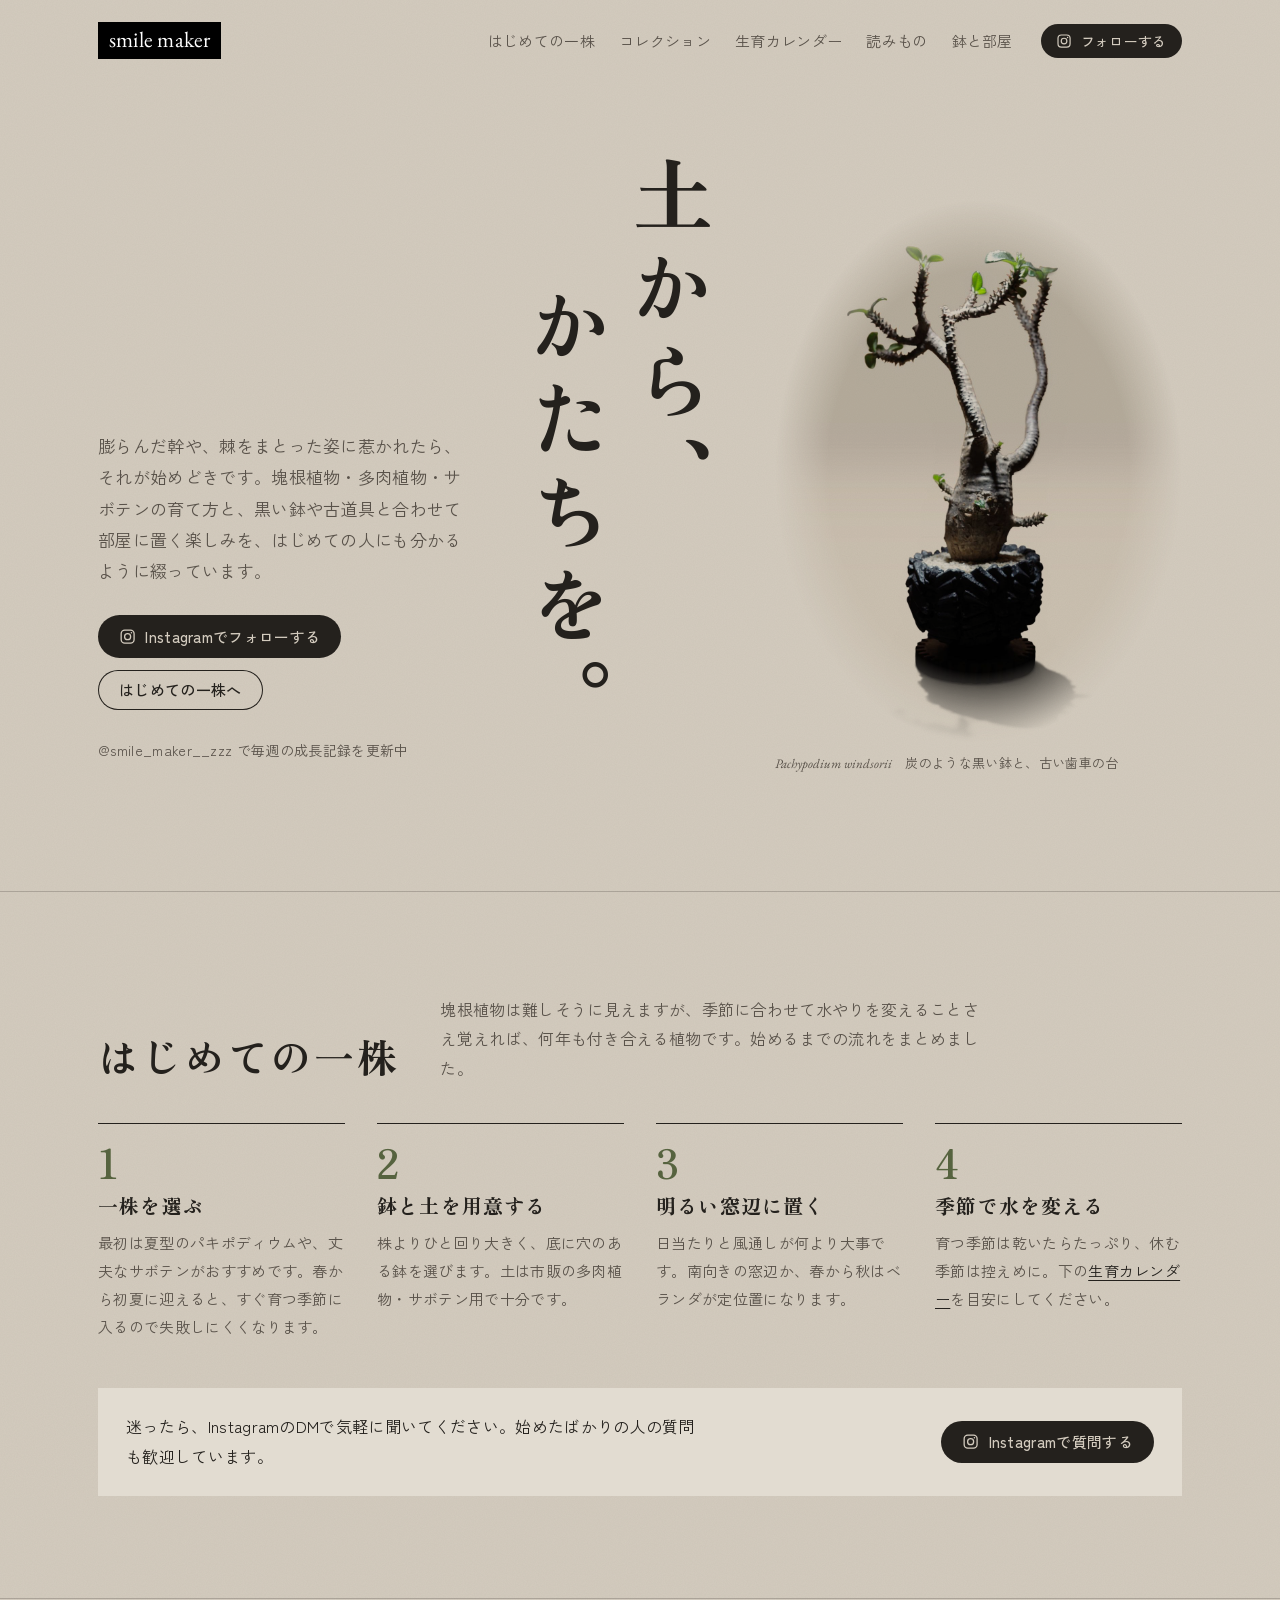
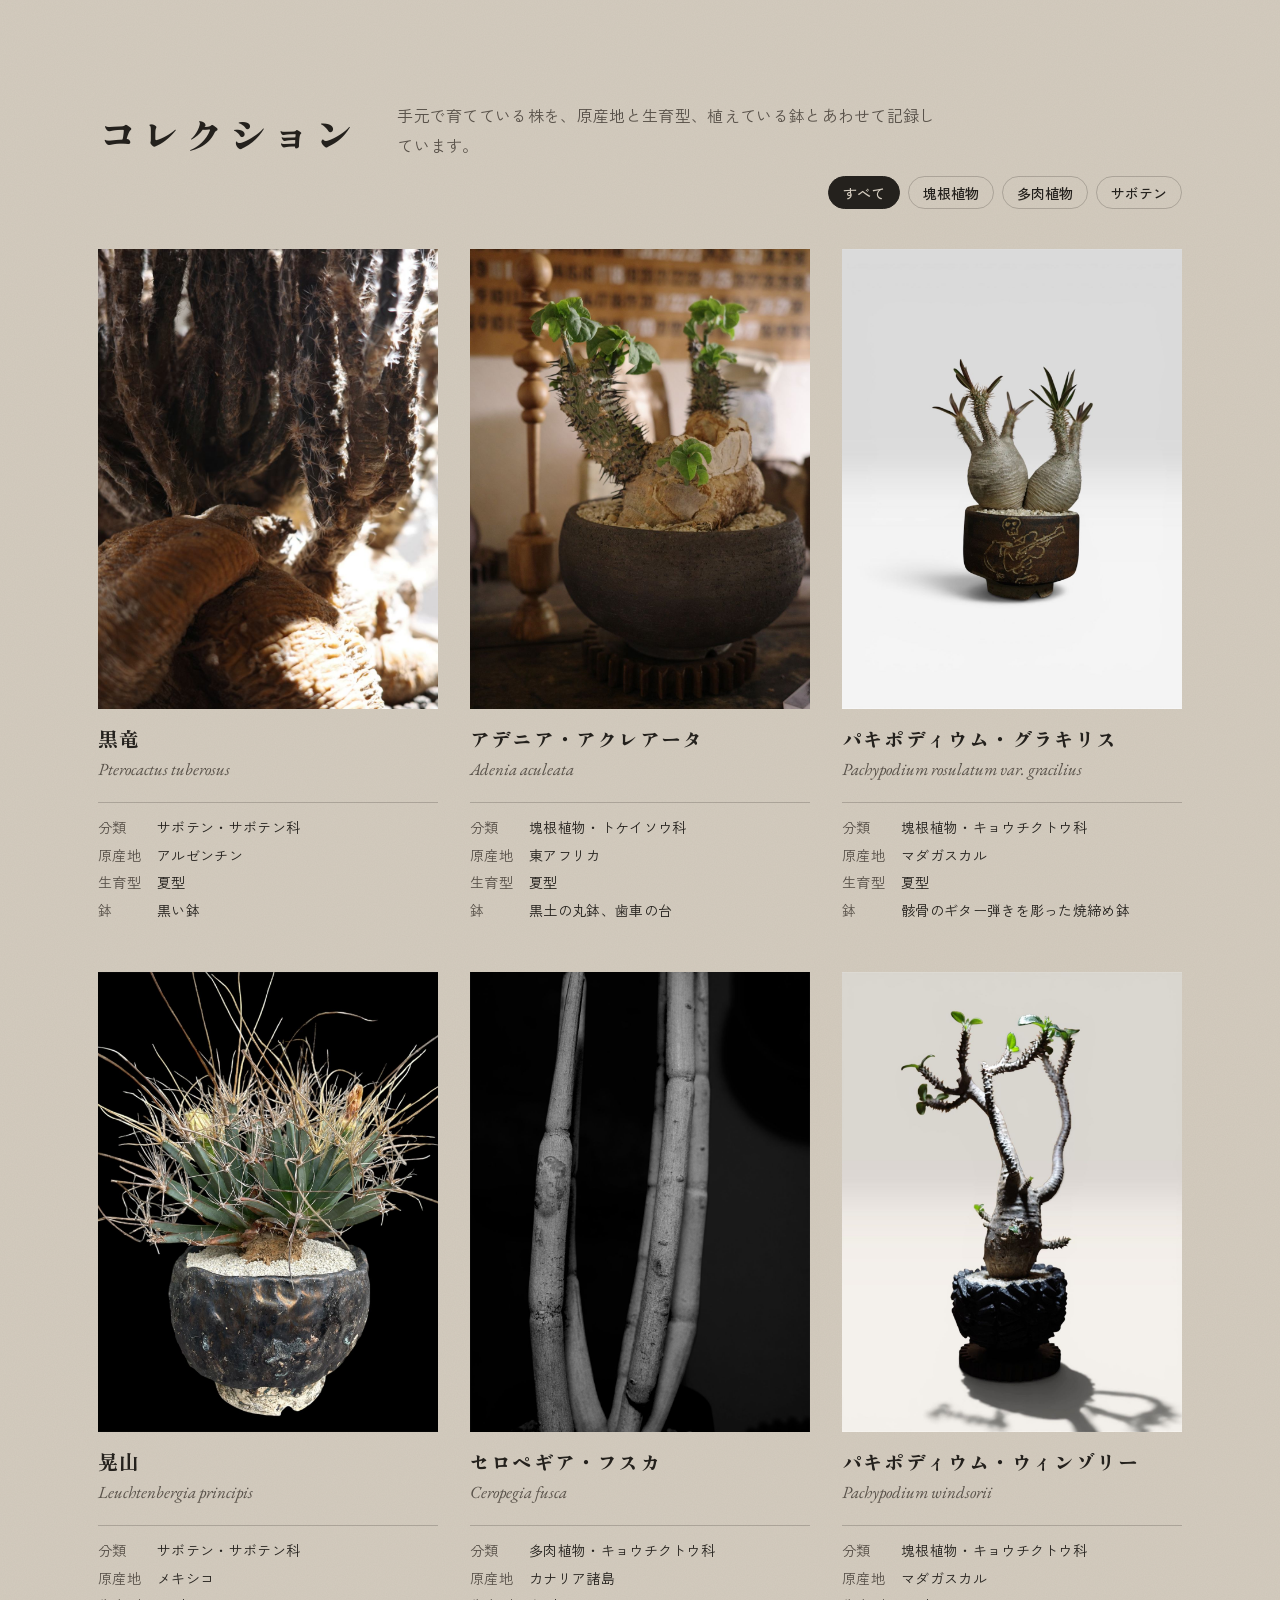
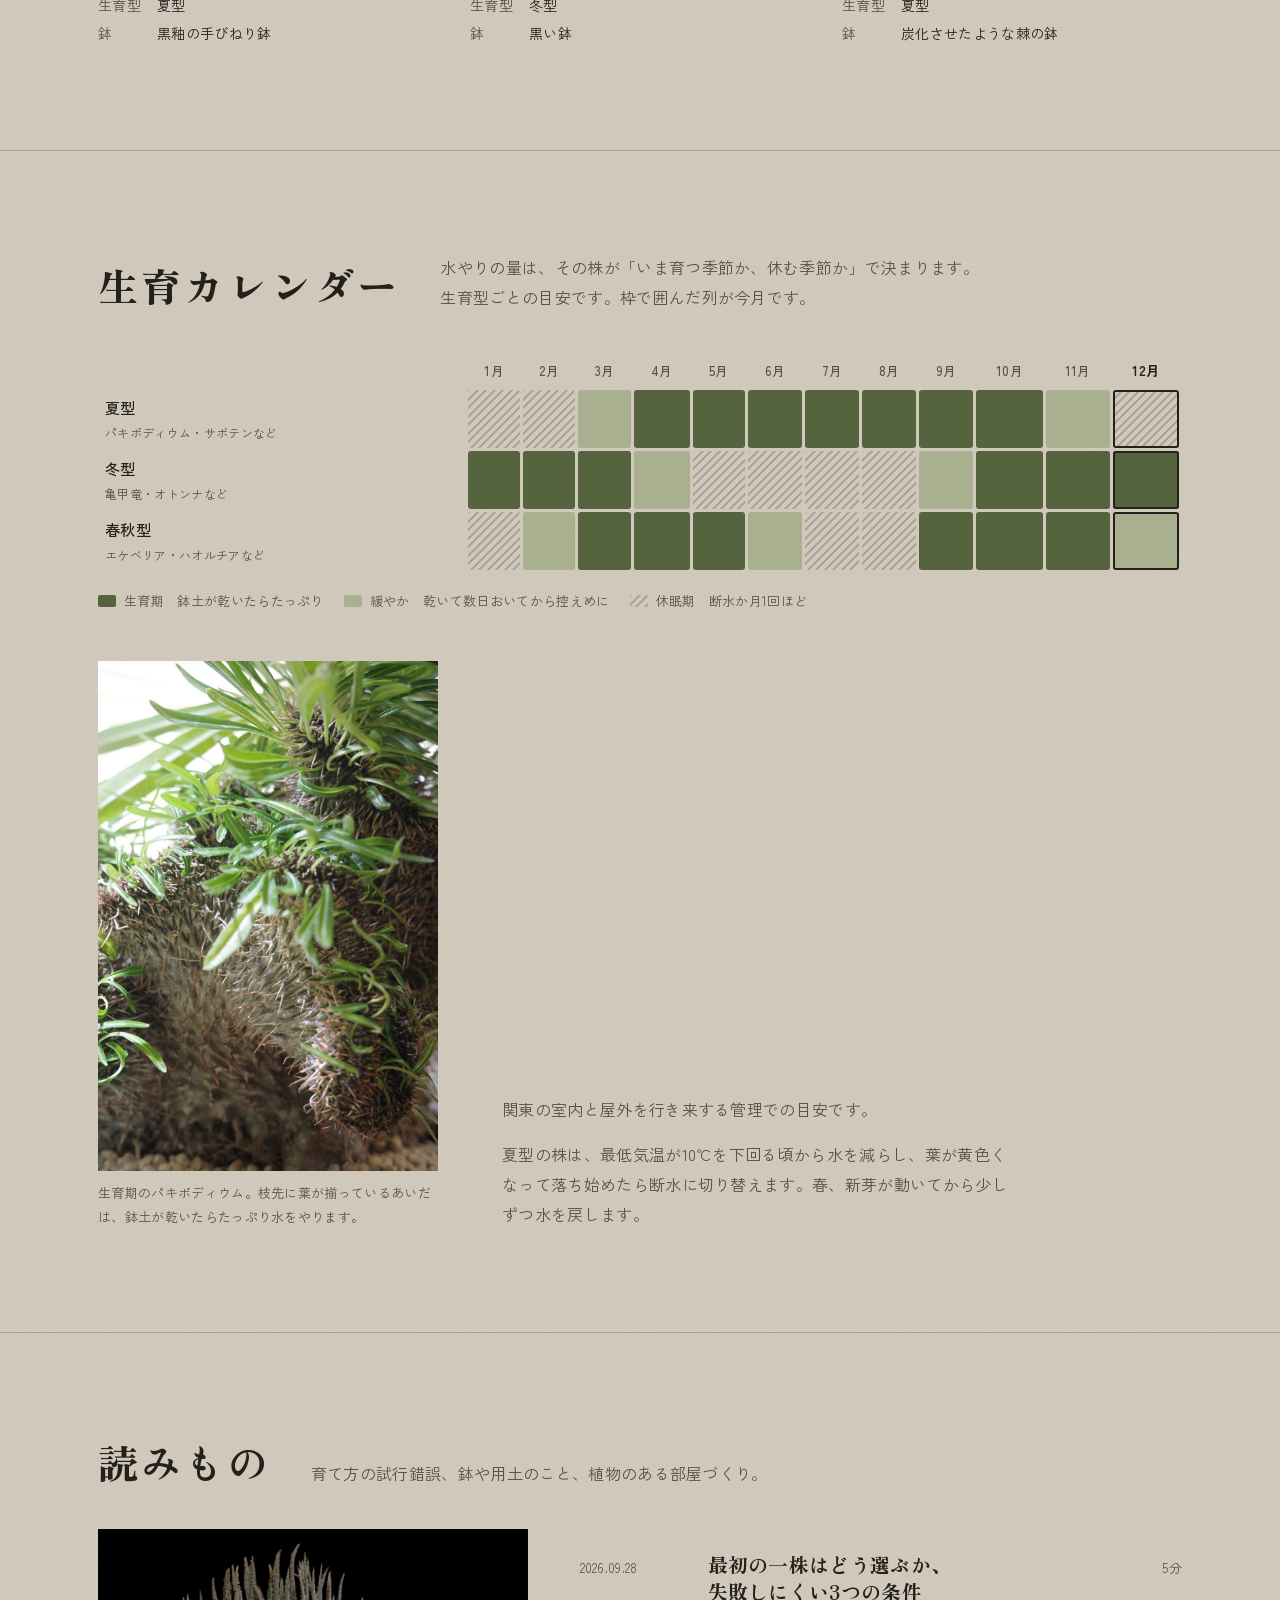
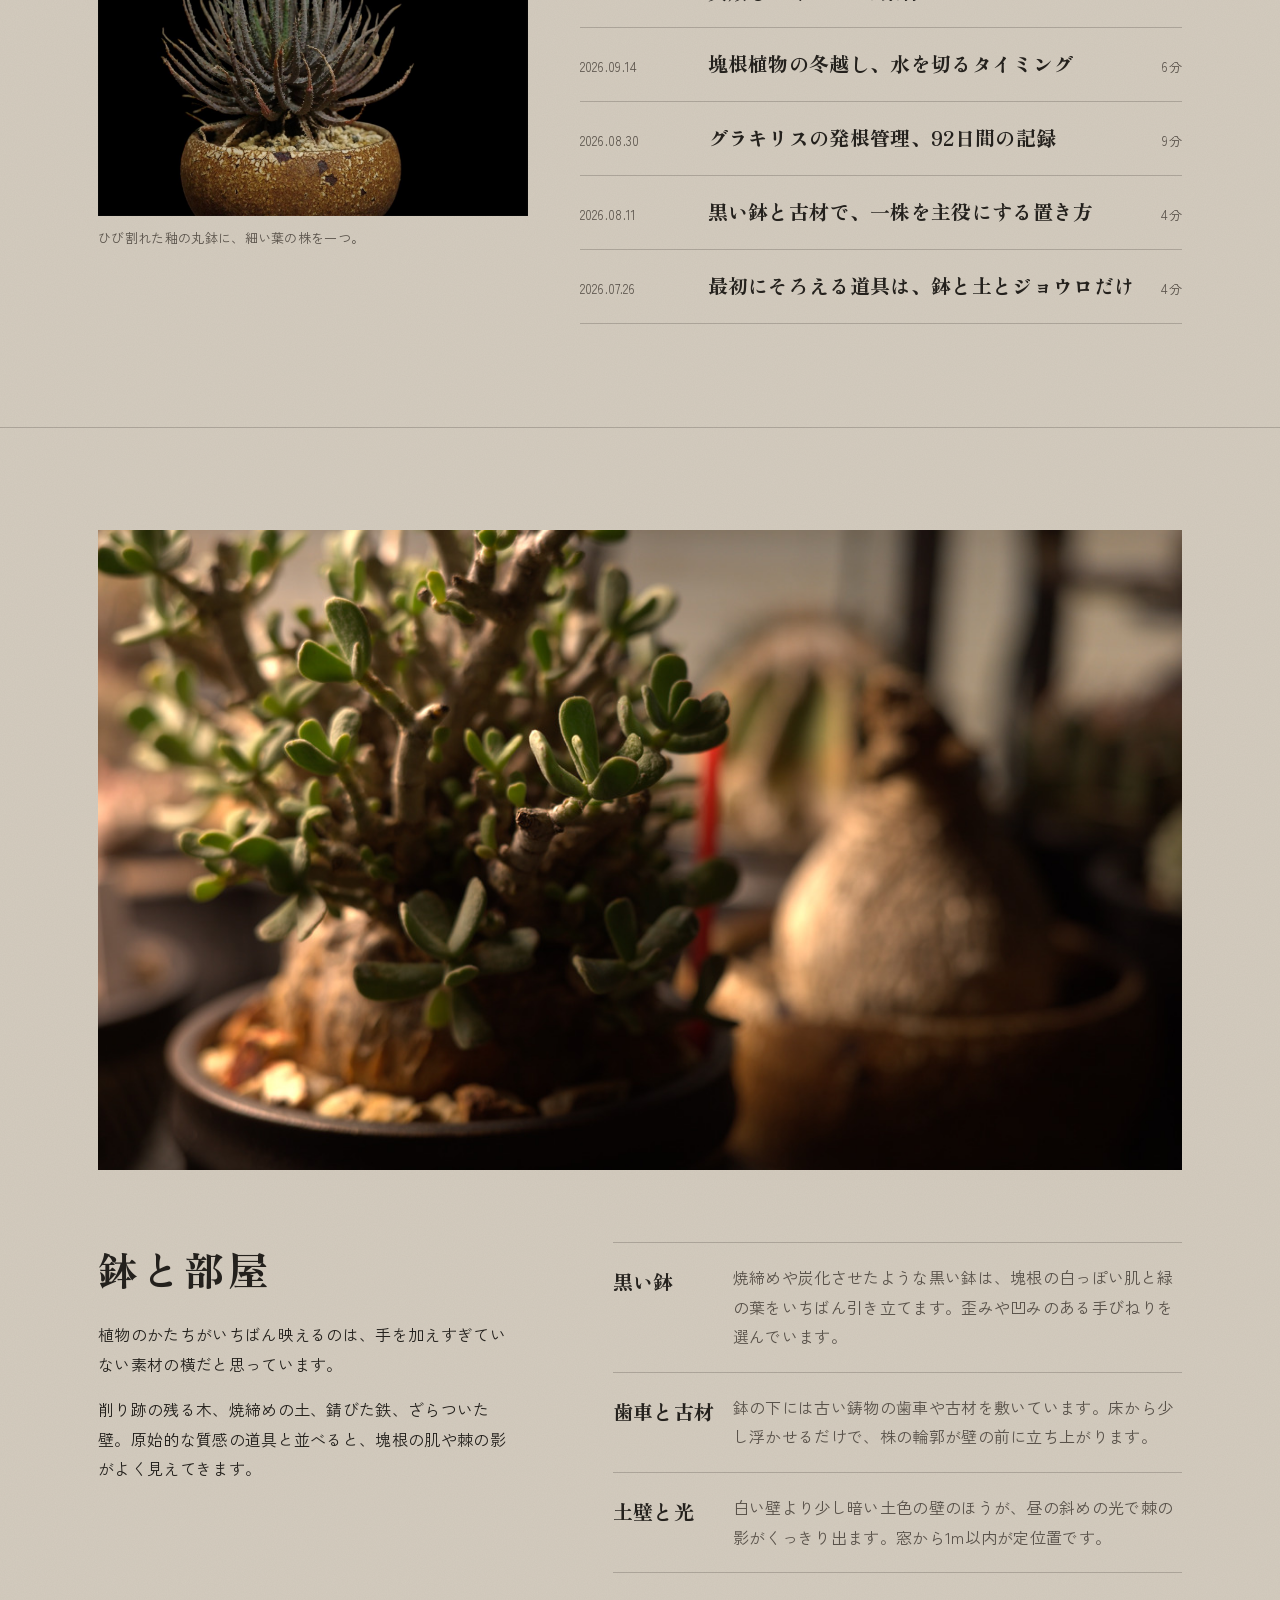
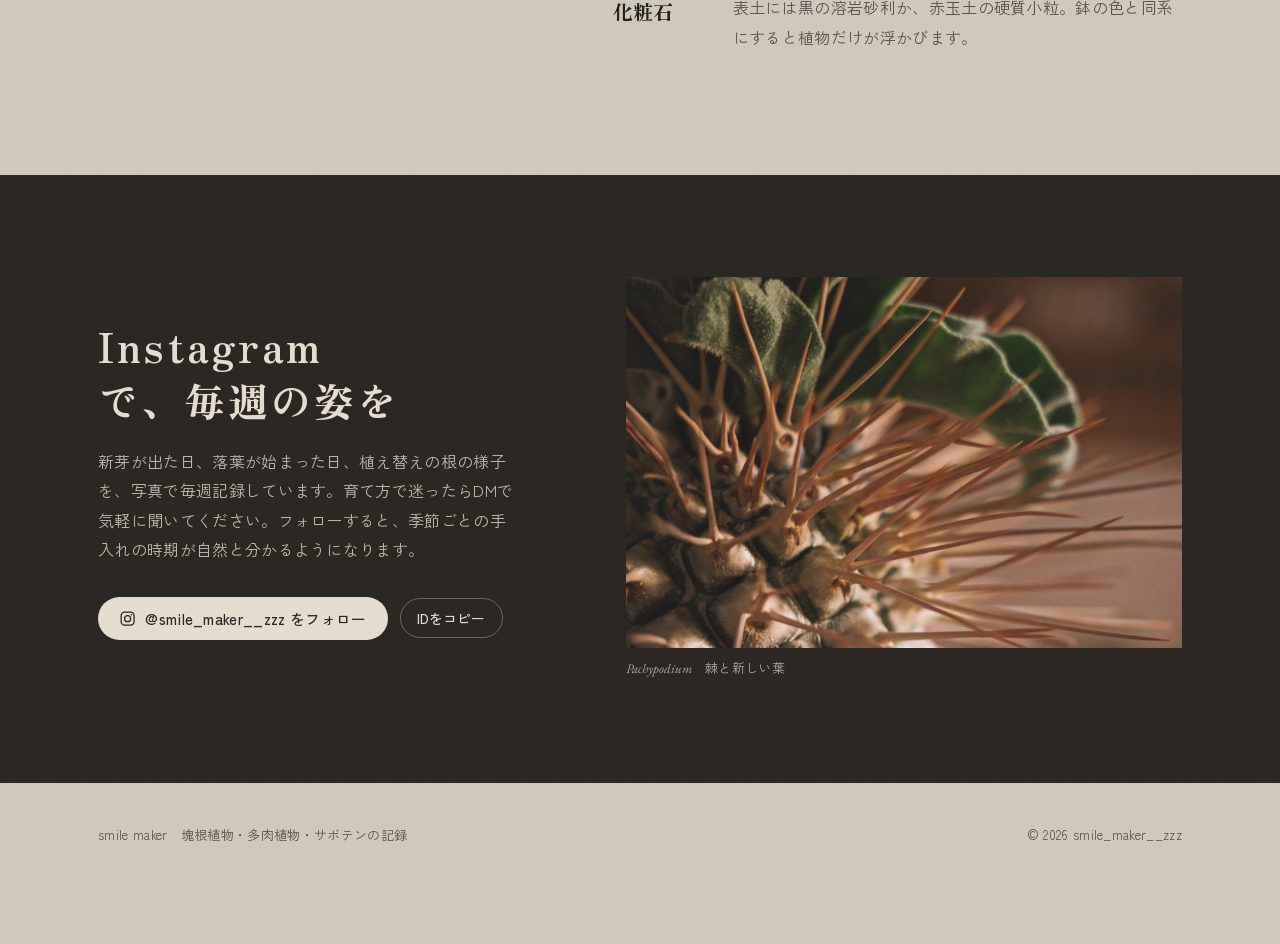
<file: index.html>
<!doctype html>
<html lang="ja">
<head>
<meta charset="utf-8">
<meta name="viewport" content="width=device-width, initial-scale=1, viewport-fit=cover">
<title>smile maker</title>
<meta name="description" content="塊根植物・多肉植物・サボテンの育て方と、黒い鉢や古道具と合わせて部屋に置く楽しみ。はじめての一株の選び方から紹介しています。">
<meta property="og:type" content="website">
<meta property="og:title" content="smile maker">
<meta property="og:description" content="塊根植物・多肉植物・サボテンの育て方と、黒い鉢や古道具と合わせて部屋に置く楽しみ。はじめての一株の選び方から紹介しています。">
<meta name="theme-color" content="#d3cbbe">
<link rel="icon" href="data:image/svg+xml,%3Csvg xmlns='http://www.w3.org/2000/svg' viewBox='0 0 32 32'%3E%3Crect width='32' height='32' fill='%23000'/%3E%3Ctext x='16' y='23' font-family='Georgia,serif' font-size='20' fill='%23fff' text-anchor='middle'%3Esm%3C/text%3E%3C/svg%3E">
<link rel="preconnect" href="https://fonts.googleapis.com"><link rel="preconnect" href="https://fonts.gstatic.com" crossorigin><link rel="stylesheet" href="https://fonts.googleapis.com/css2?family=EB+Garamond:ital,wght@0,400;1,400&family=Zen+Antique&family=Zen+Kaku+Gothic+New:wght@400;500;700&display=swap">
<link rel="stylesheet" href="style.css">
</head>
<body>
<svg width="0" height="0" style="position:absolute" aria-hidden="true">
  <defs>
    <symbol id="ig" viewBox="0 0 24 24"><rect x="3" y="3" width="18" height="18" rx="5" fill="none" stroke="currentColor" stroke-width="1.8"/><circle cx="12" cy="12" r="4.2" fill="none" stroke="currentColor" stroke-width="1.8"/><circle cx="17.3" cy="6.7" r="1.1" fill="currentColor"/></symbol>
    </defs>
</svg>

<header class="site-head">
  <div class="wrap">
    <a class="logo" href="#top">smile maker</a>
    <nav class="nav" aria-label="サイト内">
      <a href="#start">はじめての一株</a>
      <a href="#collection">コレクション</a>
      <a href="#calendar">生育カレンダー</a>
      <a href="#journal">読みもの</a>
      <a href="#room">鉢と部屋</a>
    </nav>
    <a class="btn" href="https://www.instagram.com/smile_maker__zzz/" target="_blank" rel="noopener"><svg aria-hidden="true"><use href="#ig"/></svg>フォローする</a>
  </div>
</header>

<main id="top">
  <section class="hero">
    <div class="wrap">
      <div class="hero-lead">
        <p>膨らんだ幹や、棘をまとった姿に惹かれたら、それが始めどきです。塊根植物・多肉植物・サボテンの育て方と、黒い鉢や古道具と合わせて部屋に置く楽しみを、はじめての人にも分かるように綴っています。</p>
        <div class="actions">
          <a class="btn" href="https://www.instagram.com/smile_maker__zzz/" target="_blank" rel="noopener"><svg aria-hidden="true"><use href="#ig"/></svg>Instagramでフォローする</a>
          <a class="btn btn--ghost" href="#start">はじめての一株へ</a>
        </div>
        <p class="handle">@smile_maker__zzz で毎週の成長記録を更新中</p>
      </div>
      <h1 class="hero-title"><span>土から、</span><span>かたちを。</span></h1>
      <figure class="hero-figure">
        <img class="grow" src="img/pachy.jpg" width="1200" height="1600" fetchpriority="high" alt="黒い棘状の鉢に植えたパキポディウム・ウィンゾリー。歯車の台に載り、床に枝の影が落ちている">
        <figcaption><span class="latin">Pachypodium windsorii</span>　炭のような黒い鉢と、古い歯車の台</figcaption>
      </figure>
    </div>
  </section>

  <section class="section" id="start">
    <div class="wrap">
      <div class="section-head">
        <h2>はじめての一株</h2>
        <p>塊根植物は難しそうに見えますが、季節に合わせて水やりを変えることさえ覚えれば、何年も付き合える植物です。始めるまでの流れをまとめました。</p>
      </div>
      <ol class="steps">
        <li><h3>一株を選ぶ</h3><p>最初は夏型のパキポディウムや、丈夫なサボテンがおすすめです。春から初夏に迎えると、すぐ育つ季節に入るので失敗しにくくなります。</p></li>
        <li><h3>鉢と土を用意する</h3><p>株よりひと回り大きく、底に穴のある鉢を選びます。土は市販の多肉植物・サボテン用で十分です。</p></li>
        <li><h3>明るい窓辺に置く</h3><p>日当たりと風通しが何より大事です。南向きの窓辺か、春から秋はベランダが定位置になります。</p></li>
        <li><h3>季節で水を変える</h3><p>育つ季節は乾いたらたっぷり、休む季節は控えめに。下の<a href="#calendar">生育カレンダー</a>を目安にしてください。</p></li>
      </ol>
      <div class="ask">
        <p>迷ったら、InstagramのDMで気軽に聞いてください。始めたばかりの人の質問も歓迎しています。</p>
        <a class="btn" href="https://www.instagram.com/smile_maker__zzz/" target="_blank" rel="noopener"><svg aria-hidden="true"><use href="#ig"/></svg>Instagramで質問する</a>
      </div>
    </div>
  </section>

  <section class="section" id="collection">
    <div class="wrap">
      <div class="section-head">
        <h2>コレクション</h2>
        <p>手元で育てている株を、原産地と生育型、植えている鉢とあわせて記録しています。</p>
        <div class="filters" role="group" aria-label="種類で絞り込む">
          <button class="chip" type="button" data-filter="all" aria-pressed="true">すべて</button>
          <button class="chip" type="button" data-filter="caudex" aria-pressed="false">塊根植物</button>
          <button class="chip" type="button" data-filter="succulent" aria-pressed="false">多肉植物</button>
          <button class="chip" type="button" data-filter="cactus" aria-pressed="false">サボテン</button>
        </div>
      </div>
      <ul class="specimens">
        <li class="specimen" data-type="cactus">
          <div class="plate"><img src="img/texture.jpg" width="1800" height="1200" alt="逆光に白い細かな棘が光る、乾いた枝を何本も伸ばした黒竜の塊根の近景" loading="lazy"></div>
          <div><h3>黒竜</h3><span class="latin">Pterocactus tuberosus</span></div>
          <dl><dt>分類</dt><dd>サボテン・サボテン科</dd><dt>原産地</dt><dd>アルゼンチン</dd><dt>生育型</dt><dd>夏型</dd><dt>鉢</dt><dd>黒い鉢</dd></dl>
        </li>
        <li class="specimen" data-type="caudex">
          <div class="plate"><img src="img/interior.jpg" width="1067" height="1600" alt="ひび割れた塊根から棘のある緑の茎を伸ばすアデニア・アクレアータ。古材の棚と木札を背景に黒い丸鉢に植わっている" loading="lazy"></div>
          <div><h3>アデニア・アクレアータ</h3><span class="latin">Adenia aculeata</span></div>
          <dl><dt>分類</dt><dd>塊根植物・トケイソウ科</dd><dt>原産地</dt><dd>東アフリカ</dd><dt>生育型</dt><dd>夏型</dd><dt>鉢</dt><dd>黒土の丸鉢、歯車の台</dd></dl>
        </li>
        <li class="specimen" data-type="caudex">
          <div class="plate"><img src="img/gracilius.jpg" width="1200" height="1600" alt="徳利形の幹が二つ並ぶグラキリス。骸骨がギターを弾く絵を彫った茶色の鉢に植わっている" loading="lazy"></div>
          <div><h3>パキポディウム・グラキリス</h3><span class="latin">Pachypodium rosulatum var. gracilius</span></div>
          <dl><dt>分類</dt><dd>塊根植物・キョウチクトウ科</dd><dt>原産地</dt><dd>マダガスカル</dd><dt>生育型</dt><dd>夏型</dd><dt>鉢</dt><dd>骸骨のギター弾きを彫った焼締め鉢</dd></dl>
        </li>
        <li class="specimen" data-type="cactus">
          <div class="plate"><img src="img/leuchtenbergia.jpg" width="1200" height="1600" alt="紙のような長い棘をまとった細長い疣を広げる晃山。凹凸のある黒釉の鉢に植わっている" loading="lazy"></div>
          <div><h3>晃山</h3><span class="latin">Leuchtenbergia principis</span></div>
          <dl><dt>分類</dt><dd>サボテン・サボテン科</dd><dt>原産地</dt><dd>メキシコ</dd><dt>生育型</dt><dd>夏型</dd><dt>鉢</dt><dd>黒釉の手びねり鉢</dd></dl>
        </li>
        <li class="specimen" data-type="succulent">
          <div class="plate"><img src="img/stems.jpg" width="1067" height="1600" alt="節のある灰白色の茎がまっすぐ伸びるセロペギア・フスカのモノクロ写真" loading="lazy"></div>
          <div><h3>セロペギア・フスカ</h3><span class="latin">Ceropegia fusca</span></div>
          <dl><dt>分類</dt><dd>多肉植物・キョウチクトウ科</dd><dt>原産地</dt><dd>カナリア諸島</dd><dt>生育型</dt><dd>冬型</dd><dt>鉢</dt><dd>黒い鉢</dd></dl>
        </li>
        <li class="specimen" data-type="caudex">
          <div class="plate"><img src="img/pachy.jpg" width="1200" height="1600" alt="徳利形の幹から棘のある枝を伸ばすウィンゾリー。黒い棘状の鉢と歯車の台に載っている" loading="lazy"></div>
          <div><h3>パキポディウム・ウィンゾリー</h3><span class="latin">Pachypodium windsorii</span></div>
          <dl><dt>分類</dt><dd>塊根植物・キョウチクトウ科</dd><dt>原産地</dt><dd>マダガスカル</dd><dt>生育型</dt><dd>夏型</dd><dt>鉢</dt><dd>炭化させたような棘の鉢</dd></dl>
        </li>
      </ul>
    </div>
  </section>

  <section class="section" id="calendar">
    <div class="wrap">
      <div class="section-head">
        <h2>生育カレンダー</h2>
        <p>水やりの量は、その株が「いま育つ季節か、休む季節か」で決まります。生育型ごとの目安です。枠で囲んだ列が今月です。</p>
      </div>
      <div class="cal-scroll" tabindex="0" role="region" aria-label="生育カレンダー（横にスクロールできます）">
        <table class="cal">
          <thead><tr><th scope="col"><span class="sr">生育型</span></th><th scope="col" data-m="1">1月</th><th scope="col" data-m="2">2月</th><th scope="col" data-m="3">3月</th><th scope="col" data-m="4">4月</th><th scope="col" data-m="5">5月</th><th scope="col" data-m="6">6月</th><th scope="col" data-m="7">7月</th><th scope="col" data-m="8">8月</th><th scope="col" data-m="9">9月</th><th scope="col" data-m="10">10月</th><th scope="col" data-m="11">11月</th><th scope="col" data-m="12">12月</th></tr></thead>
          <tbody><tr><th scope="row">夏型<small>パキポディウム・サボテンなど</small></th><td class="d" data-m="1" title="1月 休眠期"><span class="sr">休眠期</span></td><td class="d" data-m="2" title="2月 休眠期"><span class="sr">休眠期</span></td><td class="s" data-m="3" title="3月 緩やか"><span class="sr">緩やか</span></td><td class="g" data-m="4" title="4月 生育期"><span class="sr">生育期</span></td><td class="g" data-m="5" title="5月 生育期"><span class="sr">生育期</span></td><td class="g" data-m="6" title="6月 生育期"><span class="sr">生育期</span></td><td class="g" data-m="7" title="7月 生育期"><span class="sr">生育期</span></td><td class="g" data-m="8" title="8月 生育期"><span class="sr">生育期</span></td><td class="g" data-m="9" title="9月 生育期"><span class="sr">生育期</span></td><td class="g" data-m="10" title="10月 生育期"><span class="sr">生育期</span></td><td class="s" data-m="11" title="11月 緩やか"><span class="sr">緩やか</span></td><td class="d" data-m="12" title="12月 休眠期"><span class="sr">休眠期</span></td></tr><tr><th scope="row">冬型<small>亀甲竜・オトンナなど</small></th><td class="g" data-m="1" title="1月 生育期"><span class="sr">生育期</span></td><td class="g" data-m="2" title="2月 生育期"><span class="sr">生育期</span></td><td class="g" data-m="3" title="3月 生育期"><span class="sr">生育期</span></td><td class="s" data-m="4" title="4月 緩やか"><span class="sr">緩やか</span></td><td class="d" data-m="5" title="5月 休眠期"><span class="sr">休眠期</span></td><td class="d" data-m="6" title="6月 休眠期"><span class="sr">休眠期</span></td><td class="d" data-m="7" title="7月 休眠期"><span class="sr">休眠期</span></td><td class="d" data-m="8" title="8月 休眠期"><span class="sr">休眠期</span></td><td class="s" data-m="9" title="9月 緩やか"><span class="sr">緩やか</span></td><td class="g" data-m="10" title="10月 生育期"><span class="sr">生育期</span></td><td class="g" data-m="11" title="11月 生育期"><span class="sr">生育期</span></td><td class="g" data-m="12" title="12月 生育期"><span class="sr">生育期</span></td></tr><tr><th scope="row">春秋型<small>エケベリア・ハオルチアなど</small></th><td class="d" data-m="1" title="1月 休眠期"><span class="sr">休眠期</span></td><td class="s" data-m="2" title="2月 緩やか"><span class="sr">緩やか</span></td><td class="g" data-m="3" title="3月 生育期"><span class="sr">生育期</span></td><td class="g" data-m="4" title="4月 生育期"><span class="sr">生育期</span></td><td class="g" data-m="5" title="5月 生育期"><span class="sr">生育期</span></td><td class="s" data-m="6" title="6月 緩やか"><span class="sr">緩やか</span></td><td class="d" data-m="7" title="7月 休眠期"><span class="sr">休眠期</span></td><td class="d" data-m="8" title="8月 休眠期"><span class="sr">休眠期</span></td><td class="g" data-m="9" title="9月 生育期"><span class="sr">生育期</span></td><td class="g" data-m="10" title="10月 生育期"><span class="sr">生育期</span></td><td class="g" data-m="11" title="11月 生育期"><span class="sr">生育期</span></td><td class="s" data-m="12" title="12月 緩やか"><span class="sr">緩やか</span></td></tr></tbody>
        </table>
      </div>
      <div class="legend">
        <span><i style="background:var(--lichen)"></i>生育期　鉢土が乾いたらたっぷり</span>
        <span><i style="background:var(--lichen-soft)"></i>緩やか　乾いて数日おいてから控えめに</span>
        <span><i style="background:repeating-linear-gradient(135deg,var(--line) 0 2px,transparent 2px 6px)"></i>休眠期　断水か月1回ほど</span>
      </div>
      <div class="cal-foot">
        <figure class="cal-photo">
          <img src="img/leaves.jpg" width="1000" height="1500" alt="細長い葉を枝先いっぱいに茂らせた、棘の多いパキポディウムの幹" loading="lazy">
          <figcaption>生育期のパキポディウム。枝先に葉が揃っているあいだは、鉢土が乾いたらたっぷり水をやります。</figcaption>
        </figure>
        <div class="cal-note">
          <p>関東の室内と屋外を行き来する管理での目安です。</p>
          <p>夏型の株は、最低気温が10℃を下回る頃から水を減らし、葉が黄色くなって落ち始めたら断水に切り替えます。春、新芽が動いてから少しずつ水を戻します。</p>
        </div>
      </div>
    </div>
  </section>

  <section class="section" id="journal">
    <div class="wrap">
      <div class="section-head">
        <h2>読みもの</h2>
        <p>育て方の試行錯誤、鉢や用土のこと、植物のある部屋づくり。</p>
      </div>
      <div class="journal">
        <figure class="journal-photo">
          <img src="img/rosette.jpg" width="1400" height="933" alt="細く反った葉を放射状に広げる株。ひび割れた釉の丸い鉢に植わっている" loading="lazy">
          <figcaption>ひび割れた釉の丸鉢に、細い葉の株を一つ。</figcaption>
        </figure>
        <ul class="posts">
          <li><a href="#journal"><time datetime="2026-09-28">2026.09.28</time><span class="cat">はじめて</span><h3>最初の一株はどう選ぶか、失敗しにくい3つの条件</h3><span class="len">5分</span></a></li>
          <li><a href="#journal"><time datetime="2026-09-14">2026.09.14</time><span class="cat">育て方</span><h3>塊根植物の冬越し、水を切るタイミング</h3><span class="len">6分</span></a></li>
          <li><a href="#journal"><time datetime="2026-08-30">2026.08.30</time><span class="cat">栽培記録</span><h3>グラキリスの発根管理、92日間の記録</h3><span class="len">9分</span></a></li>
          <li><a href="#journal"><time datetime="2026-08-11">2026.08.11</time><span class="cat">部屋づくり</span><h3>黒い鉢と古材で、一株を主役にする置き方</h3><span class="len">4分</span></a></li>
          <li><a href="#journal"><time datetime="2026-07-26">2026.07.26</time><span class="cat">はじめて</span><h3>最初にそろえる道具は、鉢と土とジョウロだけ</h3><span class="len">4分</span></a></li>
        </ul>
      </div>
    </div>
  </section>

  <section class="section" id="room">
    <figure class="room-photo wrap">
      <img src="img/shelf.jpg" width="1200" height="802" alt="窓辺の薄暗い棚で、小さな多肉質の葉を茂らせた塊根植物と、奥に並ぶ株" loading="lazy">
    </figure>
    <div class="wrap room">
      <div class="room-intro">
        <h2>鉢と部屋</h2>
        <p>植物のかたちがいちばん映えるのは、手を加えすぎていない素材の横だと思っています。</p>
        <p>削り跡の残る木、焼締めの土、錆びた鉄、ざらついた壁。原始的な質感の道具と並べると、塊根の肌や棘の影がよく見えてきます。</p>
      </div>
      <dl class="materials">
        <div><dt>黒い鉢</dt><dd>焼締めや炭化させたような黒い鉢は、塊根の白っぽい肌と緑の葉をいちばん引き立てます。歪みや凹みのある手びねりを選んでいます。</dd></div>
        <div><dt>歯車と古材</dt><dd>鉢の下には古い鋳物の歯車や古材を敷いています。床から少し浮かせるだけで、株の輪郭が壁の前に立ち上がります。</dd></div>
        <div><dt>土壁と光</dt><dd>白い壁より少し暗い土色の壁のほうが、昼の斜めの光で棘の影がくっきり出ます。窓から1m以内が定位置です。</dd></div>
        <div><dt>化粧石</dt><dd>表土には黒の溶岩砂利か、赤玉土の硬質小粒。鉢の色と同系にすると植物だけが浮かびます。</dd></div>
      </dl>
    </div>
  </section>
</main>

<section class="insta" id="instagram">
  <div class="wrap">
    <div>
      <h2>Instagramで、毎週の姿を</h2>
      <p>新芽が出た日、落葉が始まった日、植え替えの根の様子を、写真で毎週記録しています。育て方で迷ったらDMで気軽に聞いてください。フォローすると、季節ごとの手入れの時期が自然と分かるようになります。</p>
      <div class="actions">
        <a class="btn" href="https://www.instagram.com/smile_maker__zzz/" target="_blank" rel="noopener"><svg aria-hidden="true"><use href="#ig"/></svg>@smile_maker__zzz をフォロー</a>
        <button class="copy" type="button" data-copy="@smile_maker__zzz">IDをコピー</button>
      </div>
    </div>
    <figure class="insta-photo">
      <img src="img/spines.jpg" width="1440" height="960" alt="細い棘が放射状に伸びる幹と、産毛のある葉の接写" loading="lazy">
      <figcaption><span class="latin">Pachypodium</span>　棘と新しい葉</figcaption>
    </figure>
  </div>
</section>

<footer class="site-foot">
  <div class="wrap">
    <span>smile maker　塊根植物・多肉植物・サボテンの記録</span>
    <span>© 2026 smile_maker__zzz</span>
  </div>
</footer>

<div class="follow-bar">
  <span>育て方の質問もDMで歓迎</span>
  <a class="btn" href="https://www.instagram.com/smile_maker__zzz/" target="_blank" rel="noopener"><svg aria-hidden="true"><use href="#ig"/></svg>フォロー</a>
</div>

<script src="main.js"></script>
</body>
</html>
</file>
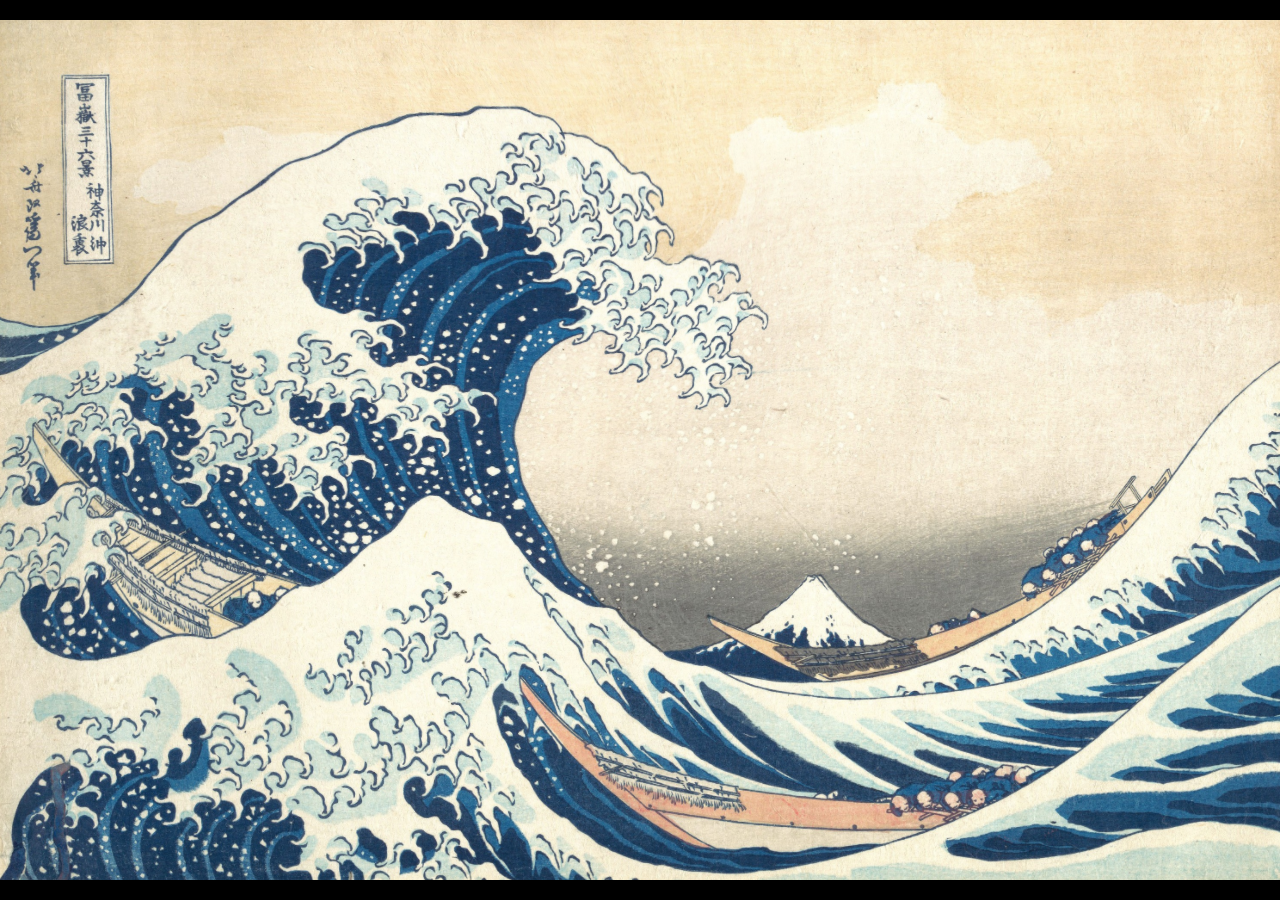
<file: hokusai-wave/warp.html>
<!doctype html>
<html lang="ja">
<head>
<meta charset="utf-8">
<meta name="viewport" content="width=device-width, initial-scale=1, viewport-fit=cover, user-scalable=no">
<meta name="apple-mobile-web-app-capable" content="yes">
<meta name="mobile-web-app-capable" content="yes">
<meta name="apple-mobile-web-app-status-bar-style" content="black-translucent">
<meta name="theme-color" content="#000000">
<title>神奈川沖浪裏</title>
<link rel="manifest" href="manifest.webmanifest">
<style>
  html, body { margin: 0; height: 100%; background: #000; overflow: hidden; }
  body { -webkit-user-select: none; user-select: none; -webkit-touch-callout: none; }
  canvas { position: fixed; inset: 0; width: 100vw; height: 100vh; height: 100dvh; display: block; }
</style>
</head>
<body>
<canvas id="c"></canvas>
<script src="app.js"></script>
</body>
</html>
</file>
<file: style.css>
/* 塊と棘 ― 土壁の地に墨の線。左揃えの静かな誌面に、縦書きの見出しと植物の影だけを大きく置く */
:root {
  --wall: #d3cbbe;      /* 土壁 */
  --plaster: #e2dcd1;   /* 漆喰（面） */
  --ink: #24211d;       /* 墨 */
  --ash: #59524a;       /* 灰（補助文字）。土壁の上でも文字のコントラスト4.5以上 */
  --clay: #9a8a75;      /* 素焼き */
  --lichen: #56633f;    /* 苔 */
  --lichen-soft: #a9b08f;
  --on-lichen: #fbf8f2; /* 苔の上の文字 */
  --line: rgba(36, 33, 29, .22);
  --band: #2b2722;      /* 炭（Instagram帯） */
  --band-fg: #e3dccf;

  --f-display: "Zen Antique", "Hiragino Mincho ProN", "Yu Mincho", serif;
  --f-body: "Zen Kaku Gothic New", "Hiragino Sans", "Yu Gothic", sans-serif;
  --f-latin: "EB Garamond", "Times New Roman", serif;

  --s-1: .8125rem; --s0: 1rem; --s1: 1.25rem; --s2: 1.75rem; --s3: 2.5rem; --s4: 3.75rem;
  --mark-bg: #000; --mark-fg: #fff; --mark-edge: transparent;
  --photo-blend: multiply; /* 写真の白地を土壁になじませる */
  --gutter: clamp(16px, 4vw, 48px);
  --max: 1180px;
  color-scheme: light;
}
@media (prefers-color-scheme: dark) {
  :root:not([data-theme="light"]) {
    --wall: #1f1c19; --plaster: #2a2622; --ink: #e4ddd0; --ash: #a39a8c; --clay: #7a6d5d;
    --lichen: #a3b083; --lichen-soft: #4d5639; --on-lichen: #1f1c19; --line: rgba(228, 221, 208, .2);
    --band: #14120f; --band-fg: #e4ddd0; --photo-blend: normal; --mark-edge: rgba(228, 221, 208, .4); color-scheme: dark;
  }
}
:root[data-theme="dark"] {
  --wall: #1f1c19; --plaster: #2a2622; --ink: #e4ddd0; --ash: #a39a8c; --clay: #7a6d5d;
  --lichen: #a3b083; --lichen-soft: #4d5639; --on-lichen: #1f1c19; --line: rgba(228, 221, 208, .2);
  --band: #14120f; --band-fg: #e4ddd0; --photo-blend: normal; --mark-edge: rgba(228, 221, 208, .4); color-scheme: dark;
}

* { box-sizing: border-box; }
body {
  margin: 0;
  background-color: var(--wall);
  /* 土壁のざらつき */
  background-image: url("data:image/svg+xml,%3Csvg xmlns='http://www.w3.org/2000/svg' width='220' height='220'%3E%3Cfilter id='n'%3E%3CfeTurbulence type='fractalNoise' baseFrequency='.9' numOctaves='2' stitchTiles='stitch'/%3E%3CfeColorMatrix values='0 0 0 0 .3 0 0 0 0 .27 0 0 0 0 .22 0 0 0 .09 0'/%3E%3C/filter%3E%3Crect width='100%25' height='100%25' filter='url(%23n)'/%3E%3C/svg%3E");
  color: var(--ink);
  font-family: var(--f-body);
  font-size: var(--s0);
  line-height: 1.85;
  letter-spacing: .02em;
  -webkit-font-smoothing: antialiased;
}
img, svg { max-width: 100%; }
a { color: inherit; }
:focus-visible { outline: 2px solid var(--lichen); outline-offset: 3px; }
.wrap { max-width: var(--max); margin-inline: auto; padding-inline: var(--gutter); }
h1, h2, h3 { font-family: var(--f-display); font-weight: 400; text-wrap: balance; margin: 0; line-height: 1.35; }
p { margin: 0; }
.latin { font-family: var(--f-latin); font-style: italic; letter-spacing: 0; }

/* ボタン */
.btn {
  display: inline-flex; align-items: center; gap: .6em;
  padding: .85em 1.4em; border-radius: 999px;
  background: var(--ink); color: var(--wall);
  font: 500 .9375rem/1 var(--f-body); text-decoration: none; border: 0; cursor: pointer;
  transition: background-color .2s;
}
.btn:hover { background: var(--lichen); color: var(--on-lichen); }
.btn svg { width: 1.15em; height: 1.15em; flex: none; }
.btn--ghost { background: transparent; color: var(--ink); box-shadow: inset 0 0 0 1px var(--ink); }
.btn--ghost:hover { background: var(--ink); color: var(--wall); }

/* ヘッダー */
.site-head { padding-block: 22px; }
.site-head .wrap { display: flex; align-items: center; gap: 28px; flex-wrap: wrap; }
/* Instagramのプロフィール画像と同じ、黒地に白のセリフ体 */
.logo {
  font-family: var(--f-latin); font-size: 1.375rem; line-height: 1; letter-spacing: .01em;
  text-decoration: none; background: var(--mark-bg); color: var(--mark-fg);
  padding: .32em .5em .38em; box-shadow: 0 0 0 1px var(--mark-edge);
}
.nav { display: flex; gap: 24px; margin-left: auto; font-size: .9375rem; }
.nav a { text-decoration: none; color: var(--ash); }
.nav a:hover { color: var(--ink); }
.site-head .btn { padding: .65em 1.1em; font-size: .875rem; }

/* ヒーロー */
.hero { padding-block: clamp(24px, 6vw, 72px) clamp(56px, 9vw, 120px); }
.hero .wrap {
  display: grid; grid-template-columns: minmax(0, 1fr) auto minmax(0, 1.1fr);
  gap: clamp(24px, 4vw, 56px); align-items: end;
}
.hero-lead { display: grid; gap: 28px; padding-bottom: 12px; max-width: 30em; }
.hero-lead p { color: var(--ash); font-size: 1.0625rem; }
.hero-lead .actions { display: flex; gap: 12px; flex-wrap: wrap; align-items: center; }
.hero-lead .handle { font-size: .875rem; color: var(--ash); }
.hero-title {
  writing-mode: vertical-rl; font-size: clamp(2.75rem, 6.4vw, 5.5rem);
  letter-spacing: .14em; line-height: 1.25; height: 7.6em; align-self: start;
}
.hero-title span { display: block; }
.hero-title span:nth-child(2) { padding-top: 1.6em; }
.hero-figure { margin: 0; position: relative; }
.hero-figure img { display: block; width: 100%; height: auto; max-height: 78vh; object-fit: contain; mix-blend-mode: var(--photo-blend); -webkit-mask-image: radial-gradient(closest-side, #000 74%, transparent 100%); mask-image: radial-gradient(closest-side, #000 74%, transparent 100%); }
.hero-figure figcaption { font-size: var(--s-1); color: var(--ash); margin-top: 8px; }
@media (prefers-reduced-motion: no-preference) {
  .hero-title span { animation: rise 1.4s cubic-bezier(.2, .7, .2, 1) backwards; }
  .hero-title span:nth-child(2) { animation-delay: .35s; }
  .hero-figure .grow { animation: settle 2.2s .2s cubic-bezier(.2, .7, .2, 1) backwards; transform-origin: 50% 80%; }
}
@keyframes rise { from { opacity: 0; transform: translateY(-.6em); } }
@keyframes settle { from { opacity: 0; transform: scale(.94); } }

/* セクション共通 */
.section { padding-block: clamp(56px, 8vw, 104px); border-top: 1px solid var(--line); }
.section-head { display: flex; flex-wrap: wrap; align-items: end; gap: 16px 40px; margin-bottom: 40px; }
.section-head h2 { font-size: var(--s3); letter-spacing: .08em; }
.section-head p { color: var(--ash); max-width: 34em; }

/* はじめての一株：順番のある手順なので番号をつける */
.steps { list-style: none; margin: 0; padding: 0; display: grid; grid-template-columns: repeat(4, minmax(0, 1fr)); gap: 32px; counter-reset: step; }
.steps li { counter-increment: step; display: grid; gap: 10px; align-content: start; border-top: 1px solid var(--ink); padding-top: 18px; }
.steps li::before { content: counter(step); font-family: var(--f-display); font-size: var(--s3); line-height: 1; color: var(--lichen); }
.steps h3 { font-size: var(--s1); letter-spacing: .06em; }
.steps p { color: var(--ash); font-size: .9375rem; }
.steps a { color: var(--ink); text-underline-offset: .2em; }
.ask { margin-top: 48px; padding: 24px 28px; background: var(--plaster); display: flex; flex-wrap: wrap; align-items: center; justify-content: space-between; gap: 16px 32px; }
.ask p { max-width: 36em; }

/* コレクション */
.filters { display: flex; gap: 8px; flex-wrap: wrap; margin-left: auto; }
.chip {
  font: 500 .875rem/1 var(--f-body); padding: .6em 1em; border-radius: 999px; cursor: pointer;
  background: transparent; color: var(--ink); border: 1px solid var(--line);
}
.chip[aria-pressed="true"] { background: var(--ink); color: var(--wall); border-color: var(--ink); }
.specimens { list-style: none; margin: 0; padding: 0; display: grid; grid-template-columns: repeat(3, minmax(0, 1fr)); gap: 48px 32px; --plate-h: clamp(240px, 36vw, 460px); }
.specimen--wide { grid-column: span 2; }
.specimen { display: grid; grid-template-columns: minmax(0, 1fr); gap: 16px; min-width: 0; }
.specimen .plate { background: var(--plaster); height: var(--plate-h); max-width: 100%; overflow: hidden; }
.specimen .plate img { width: 100%; height: 100%; object-fit: cover; display: block; }
.specimen h3 { font-size: var(--s1); letter-spacing: .06em; }
.specimen .latin { display: block; color: var(--ash); font-size: 1.0625rem; margin-top: 2px; }
.specimen dl { display: grid; grid-template-columns: auto 1fr; gap: 2px 16px; margin: 0; font-size: .875rem; border-top: 1px solid var(--line); padding-top: 12px; }
.specimen dt { color: var(--ash); }
.specimen dd { margin: 0; }
.specimen[hidden] { display: none; }

/* 生育カレンダー */
.cal-scroll { overflow-x: auto; position: relative; }
.cal { width: 100%; min-width: 640px; border-collapse: separate; border-spacing: 3px; font-size: .8125rem; font-variant-numeric: tabular-nums; }
.cal th { font-weight: 500; color: var(--ash); padding: 4px; text-align: center; }
.cal th[scope="row"] { text-align: left; color: var(--ink); white-space: nowrap; padding-right: 16px; font-size: .9375rem; }
.cal th[scope="row"] small { display: block; color: var(--ash); font-size: .75rem; font-weight: 400; }
.cal td { height: 34px; border-radius: 3px; }
.cal .g { background: var(--lichen); }
.cal .s { background: var(--lichen-soft); }
.cal .d { background: repeating-linear-gradient(135deg, var(--line) 0 2px, transparent 2px 6px); }
.cal thead th.now { color: var(--ink); font-weight: 700; }
.cal td.now { box-shadow: inset 0 0 0 2px var(--ink); }
.legend { display: flex; gap: 20px; flex-wrap: wrap; margin-top: 16px; font-size: .8125rem; color: var(--ash); }
.legend span { display: inline-flex; align-items: center; gap: 8px; }
.legend i { width: 18px; height: 12px; border-radius: 2px; display: inline-block; }
.cal-foot { display: grid; grid-template-columns: minmax(0, 340px) minmax(0, 1fr); gap: clamp(24px, 5vw, 64px); align-items: end; margin-top: 48px; }
.cal-photo { margin: 0; }
.cal-photo img { display: block; width: 100%; height: auto; aspect-ratio: 2 / 3; object-fit: cover; }
.cal-photo figcaption { font-size: var(--s-1); color: var(--ash); margin-top: 10px; }
.cal-note { max-width: 32em; color: var(--ash); display: grid; gap: 1em; }

/* 読みもの */
.posts { list-style: none; margin: 0; padding: 0; }
.posts li { border-top: 1px solid var(--line); }
.posts li:last-child { border-bottom: 1px solid var(--line); }
.posts a {
  display: grid; grid-template-columns: 7.5em 7em minmax(0, 1fr) auto; gap: 8px 24px; align-items: baseline;
  padding-block: 22px; text-decoration: none;
}
.posts time, .posts .cat, .posts .len { font-size: .8125rem; color: var(--ash); font-variant-numeric: tabular-nums; }
.posts h3 { font-size: var(--s1); }
.posts a:hover h3 { text-decoration: underline; text-underline-offset: .25em; text-decoration-thickness: 1px; }

/* 読みもの：写真と一覧 */
.journal { display: grid; grid-template-columns: minmax(0, 5fr) minmax(0, 7fr); gap: clamp(28px, 4vw, 56px); align-items: start; }
.journal-photo { margin: 0; position: sticky; top: calc(24px + env(safe-area-inset-top, 0px)); }
.journal-photo img { display: block; width: 100%; height: auto; aspect-ratio: 3 / 2; object-fit: cover; }
.journal-photo figcaption { font-size: var(--s-1); color: var(--ash); margin-top: 10px; }
.journal .posts a { grid-template-columns: 6.5em minmax(0, 1fr) auto; }
.journal .posts .cat { display: none; }
.journal .posts li:first-child { border-top: 0; }

/* 鉢と部屋 */
.room { display: grid; grid-template-columns: minmax(0, 1fr) minmax(0, 1.3fr); gap: clamp(32px, 6vw, 88px); align-items: start; }
.room h2 { font-size: var(--s3); letter-spacing: .08em; margin-bottom: 24px; }
.room-intro p + p { margin-top: 1em; }
.room-intro p { max-width: 26em; }
.materials { display: grid; gap: 0; margin: 0; }
.materials div { display: grid; grid-template-columns: 6.5em minmax(0, 1fr); gap: 16px; padding-block: 20px; border-top: 1px solid var(--line); }
.materials dt { font-family: var(--f-display); font-size: var(--s1); }
.materials dd { margin: 0; color: var(--ash); }

.room-photo { margin-block: 0 clamp(40px, 6vw, 72px); }
.room-photo img { width: 100%; height: auto; aspect-ratio: 3 / 2; object-fit: cover; display: block; max-height: 640px; }

/* Instagram 帯 */
.insta { background: var(--band); color: var(--band-fg); padding-block: clamp(56px, 8vw, 104px); }
.insta .wrap { display: grid; grid-template-columns: minmax(0, 1fr) minmax(0, 1.2fr); gap: clamp(32px, 5vw, 72px); align-items: center; }
.insta h2 { font-size: var(--s3); letter-spacing: .08em; margin-bottom: 20px; }
.insta p { opacity: .8; max-width: 26em; }
.insta .actions { display: flex; gap: 12px; flex-wrap: wrap; align-items: center; margin-top: 32px; }
.insta .btn { background: var(--band-fg); color: var(--band); }
.insta .btn:hover { background: var(--lichen); color: var(--on-lichen); }
.copy { font: 500 .875rem/1 var(--f-body); background: transparent; color: var(--band-fg); border: 1px solid rgba(227, 220, 207, .35); border-radius: 999px; padding: .85em 1.2em; cursor: pointer; }
.copy:hover { border-color: var(--band-fg); }
.insta-photo { margin: 0; aspect-ratio: 4 / 5; max-width: 100%; overflow: hidden; }
.insta-photo img { width: 100%; height: 100%; object-fit: cover; display: block; }
.insta-photo figcaption { font-size: var(--s-1); opacity: .7; margin-top: 8px; }
.insta-photo { aspect-ratio: auto; }
.insta-photo img { aspect-ratio: 3 / 2; height: auto; }

/* フッター */
.site-foot { padding-block: 40px 96px; font-size: .8125rem; color: var(--ash); }
.site-foot .wrap { display: flex; flex-wrap: wrap; gap: 12px 32px; justify-content: space-between; }

/* スマホ下部のフォローバー */
.follow-bar { display: none; }

@media (max-width: 900px) {
  .hero .wrap { grid-template-columns: auto minmax(0, 1fr); }
  .hero-lead { grid-column: 1 / -1; order: 3; }
  .specimens { grid-template-columns: repeat(2, minmax(0, 1fr)); }
  .steps { grid-template-columns: repeat(2, minmax(0, 1fr)); }
  .room, .insta .wrap, .cal-foot, .journal { grid-template-columns: minmax(0, 1fr); }
  .journal-photo { position: static; }
  .journal .posts li:first-child { border-top: 1px solid var(--line); }
  .cal-photo { max-width: 420px; }
  .posts a { grid-template-columns: auto auto minmax(0, 1fr); }
  .posts h3 { grid-column: 1 / -1; grid-row: 2; }
  .posts .len { justify-self: end; }
}
@media (max-width: 640px) {
  .nav { display: none; }
  .site-head .btn { margin-left: auto; }
  .hero-title { font-size: 2.5rem; }
  .specimens { gap: 40px 16px; --plate-h: 56vw; }
  .specimen dl { gap: 2px 10px; font-size: .8125rem; }
  .specimen .latin { font-size: .9375rem; }
  .section-head h2, .room h2, .insta h2 { font-size: var(--s2); }
  .filters { margin-left: 0; }
  .steps { grid-template-columns: minmax(0, 1fr); gap: 28px; }
  .ask { padding: 20px; }
  .follow-bar {
    display: flex; position: fixed; left: 0; right: 0; bottom: 0; z-index: 10;
    padding: 10px 16px calc(10px + env(safe-area-inset-bottom, 0px));
    background: var(--band); color: var(--band-fg); align-items: center; gap: 12px; font-size: .8125rem;
  }
  .follow-bar span { flex: 1; min-width: 0; }
  .follow-bar .btn { background: var(--band-fg); color: var(--band); padding: .6em 1em; font-size: .8125rem; }
  .follow-bar .btn:hover { background: var(--lichen); color: var(--on-lichen); }
}
.sr { position: absolute; width: 1px; height: 1px; overflow: hidden; clip: rect(0 0 0 0); white-space: nowrap; }
</file>
